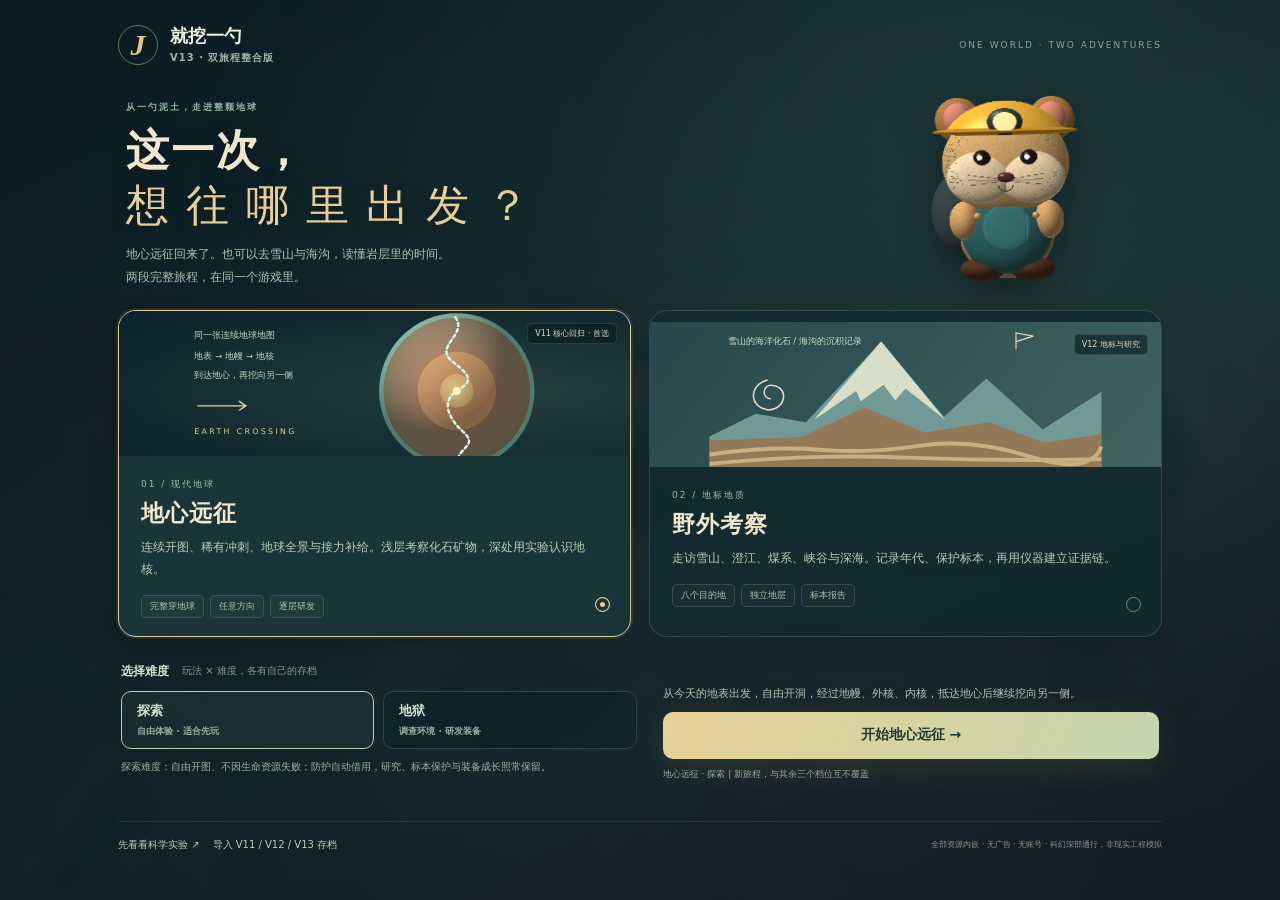
<file: index.html>
<!doctype html>
<html lang="zh-CN">
<head>
  <meta charset="utf-8">
  <meta name="viewport" content="width=device-width, initial-scale=1">
  <meta name="theme-color" content="#111d21">
  <meta name="description" content="就挖一勺：离线单文件地心科学探险。现代地球与地标考察双旅程。">
  <title>就挖一勺 · 地球的层层谜题</title>
  <link rel="canonical" href="just_one_scoop_v13_complete.html">
  <meta http-equiv="refresh" content="0; url=just_one_scoop_v13_complete.html">
  <style>
    body { margin: 0; min-height: 100vh; display: grid; place-items: center; background: #111d21; color: #f4eddb; font: 16px/1.5 system-ui, sans-serif; }
    a { color: #e9c479; }
  </style>
</head>
<body>
  <p>正在进入<a href="just_one_scoop_v13_complete.html">就挖一勺 V13</a>…</p>
</body>
</html>
</file>
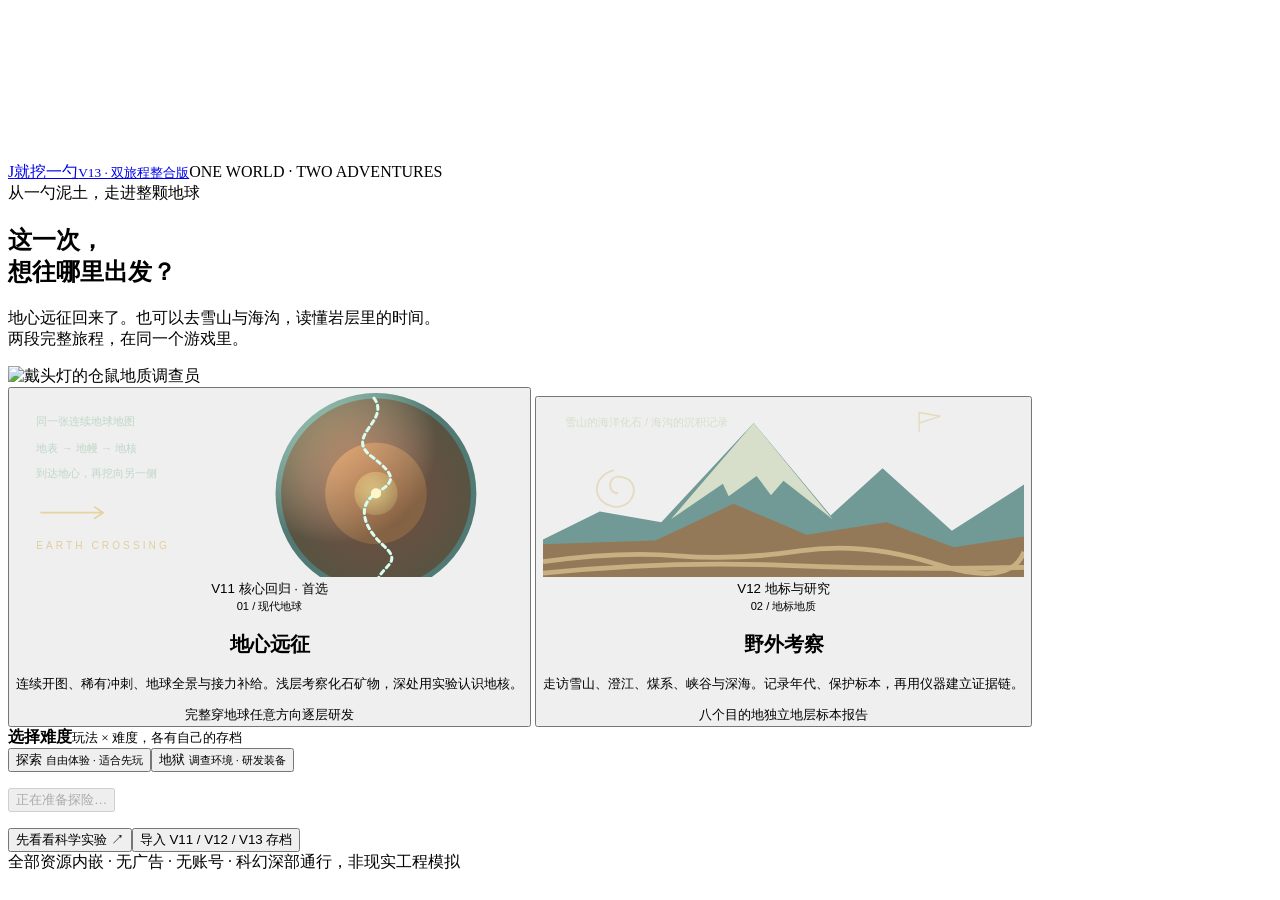
<file: source/index.template.html>
<!doctype html>
<html lang="zh-CN">
<head><meta charset="utf-8"><meta name="viewport" content="width=device-width, initial-scale=1, viewport-fit=cover"><meta name="theme-color" content="#111d21"><meta name="description" content="就挖一勺：离线单文件地心科学探险。自由挖掘，地球双地图，174个独立知识主题与22类交互实验。"><title>就挖一勺 · 地球的层层谜题 | V13</title>
<style>/*__CSS__*/</style></head>
<body>
<canvas id="terrain" aria-hidden="true"></canvas><canvas id="scene" aria-label="挖掘场景：按住鼠标或手指指向任意方向，键盘方向键也可挖掘"></canvas>
<div id="hud" hidden>
 <header class="topbar">
  <div class="brand"><span class="brandmark">J</span><div><b>就挖一勺</b><small>两种旅程 / VOL. 13</small></div></div>
  <div class="depthbox"><small id="stratum">地表 · 壤土</small><strong id="depth">0.0 <em>m</em></strong><span id="scienceCount">0 个发现</span></div>
  <nav><button id="openHome" class="iconbutton" title="玩法选择 / 独立存档"></button><button id="openExpedition" class="iconbutton" title="地球考察站"></button><button id="openBook" class="iconbutton" title="科学手册 (K)"></button><button id="openMap" class="iconbutton" title="地图 (M)"></button><button id="pauseBtn" class="iconbutton" title="设置 / 暂停 (Esc)"></button></nav>
 </header>
 <div id="journeyStrip" class="journeyStrip" hidden><div><b id="journeyStage">地表启程</b><small id="journeyDistance">距地心 6,371 km</small></div><button id="journeyGuide">向地心</button><button id="journeyStation">远征站 ↗</button></div>
 <aside class="mission" id="mission"><small>本次探险</small><h3 id="missionTitle">第一勺，先学会观察</h3><p id="missionText">沿洞壁挖掘，寻找发亮的标本。打开扫描仪会有帮助。</p><div class="track"><i id="missionProgress"></i></div><span id="missionSub">每个选择，都留下不一样的路线。</span></aside>
 <div class="fieldBar"><button id="fieldStation"><span id="modeTag">EXPLORE</span><b id="fieldRegion">研究营地</b><small>地貌 · 年代 · 技能 ↗</small></button><div id="fieldVitals" hidden></div><button id="safeReturn" title="无条件返回安全站补给">安全站</button><button id="toggleLabels">标签 开</button></div>
 <button id="miniBtn" class="minimap" title="点击展开；滚轮调整局部地图比例"><div><span>勘探记录</span><small>点击展开 ↗</small></div><canvas id="mini"></canvas><footer><i></i>你走过的路 <span id="miniMode">自动全景</span></footer></button>
 <div id="signal" hidden><span></span><b id="signalText"></b><button id="inspectBtn">研究 <kbd>E</kbd></button></div>
 <div class="bottomHud">
  <div class="toolInfo"><b id="toolName">考察勺</b><span id="toolHint">勺头先接触泥土，慢慢撬开。</span><span id="energyText">能源 100</span></div>
  <div id="tools" class="toolbelt"></div>
  <div class="bottomLine"><span id="materialLabel">壤土 · 松软</span><span id="saveStatus">仅本机存档</span><button id="soundBtn">声音：关</button></div>
 </div>
 <div id="toast" role="status" aria-live="polite" hidden><div class="toastIcon" id="toastIcon"></div><div><small id="toastTag">新发现</small><b id="toastTitle"></b><p id="toastText"></p><button id="toastLearn" hidden>查看原理与实验 →</button></div><button id="toastClose" class="close small" aria-label="关闭发现提示">×</button><i class="toastTime"></i></div>
 <div id="chapterToast" hidden><small id="chapterOver"></small><h2 id="chapterName"></h2><p id="chapterDesc"></p></div>
</div>
<section id="intro" class="intro launcher" data-campaign="earth" data-difficulty="explorer">
 <div class="introShade"></div>
 <div class="launcherShell">
  <header class="launcherHead"><a class="launcherBrand" href="#" onclick="return false"><span class="brandmark">J</span><span>就挖一勺<small>V13 · 双旅程整合版</small></span></a><span class="launcherTag">ONE WORLD · TWO ADVENTURES</span><button id="resumeRunning" hidden>回到正在玩的旅程 ↗</button></header>
  <div class="launcherHero"><div><span class="eyebrow">从一勺泥土，走进整颗地球</span><h1>这一次，<br><span>想往哪里出发？</span></h1><p>地心远征回来了。也可以去雪山与海沟，读懂岩层里的时间。<br>两段完整旅程，在同一个游戏里。</p></div><img id="launcherMiner" alt="戴头灯的仓鼠地质调查员" /></div>
  <div class="campaignCards" role="group" aria-label="选择主玩法">
   <button class="campaignCard selected" data-campaign="earth" aria-pressed="true">
    <div class="campaignArt earthArt"><svg viewBox="0 0 500 185" aria-hidden="true"><defs><radialGradient id="homePlanet"><stop offset="0" stop-color="#ffdf84"/><stop offset=".21" stop-color="#e8b164"/><stop offset=".22" stop-color="#cc8850"/><stop offset=".5" stop-color="#d3945a"/><stop offset=".51" stop-color="#a17452"/><stop offset=".94" stop-color="#8b7954"/><stop offset=".95" stop-color="#80b6a3"/></radialGradient><radialGradient id="homeShade" cx=".30" cy=".25"><stop offset="0" stop-color="#fff" stop-opacity=".12"/><stop offset="1" stop-color="#061625" stop-opacity=".38"/></radialGradient></defs><circle cx="355" cy="102" r="99" fill="url(#homePlanet)"/><circle cx="355" cy="102" r="99" fill="url(#homeShade)"/><path d="M353 8C370 30 324 45 350 65S374 90 355 102 342 135 363 154 355 173 355 196" fill="none" stroke="#d7fff1" stroke-width="3" stroke-linecap="round" stroke-dasharray="4 4"/><circle cx="355" cy="102" r="5" fill="#fff7cb"/><g fill="#bfd7c8" font-size="11"><text x="20" y="35">同一张连续地球地图</text><text x="20" y="61">地表 → 地幔 → 地核</text><text x="20" y="86">到达地心，再挖向另一侧</text></g><path d="M24 121h62m-9-6 9 6-9 6" stroke="#e6d4a0" fill="none" stroke-width="1.7"/><text x="20" y="157" fill="#e2ce9c" font-size="10" letter-spacing="3">EARTH CROSSING</text></svg><span class="cardBadge">V11 核心回归 · 首选</span></div>
    <div class="campaignText"><small>01 / 现代地球</small><h2>地心远征</h2><p>连续开图、稀有冲刺、地球全景与接力补给。浅层考察化石矿物，深处用实验认识地核。</p><div><span>完整穿地球</span><span>任意方向</span><span>逐层研发</span></div></div><i class="selectionDot"></i>
   </button>
   <button class="campaignCard" data-campaign="field" aria-pressed="false">
    <div class="campaignArt fieldArt"><svg viewBox="0 0 500 185" aria-hidden="true"><path d="M0 146 59 117 123 128 219 25 299 121 353 72 425 137 500 89V185H0Z" fill="#719995"/><path d="m133 125 86-100 82 100-51-40-13 15-15-20-29 21-6-13Z" fill="#d7dfcb"/><path d="M0 151 117 147 198 109 274 141 357 128 427 154 500 143V185H0Z" fill="#937957"/><path d="M0 169Q80 158 140 163T267 158 410 172 500 159M0 181Q130 168 251 173T500 175" stroke="#c9b082" stroke-width="5" fill="none"/><g stroke="#e6dbc1" fill="none"><path d="M74 74c-24 6-24 34 0 38 22 2 29-28 7-31-14-3-15 17-3 17" stroke-width="2"/><path d="M391 34v-20l22 4-22 7" stroke-width="1.5"/></g><text x="23" y="28" fill="#d4dfca" font-size="11">雪山的海洋化石 / 海沟的沉积记录</text></svg><span class="cardBadge">V12 地标与研究</span></div>
    <div class="campaignText"><small>02 / 地标地质</small><h2>野外考察</h2><p>走访雪山、澄江、煤系、峡谷与深海。记录年代、保护标本，再用仪器建立证据链。</p><div><span>八个目的地</span><span>独立地层</span><span>标本报告</span></div></div><i class="selectionDot"></i>
   </button>
  </div>
  <div class="launcherBottom"><section class="difficultyBlock"><div class="difficultyLabel"><b>选择难度</b><small>玩法 × 难度，各有自己的存档</small></div><div class="difficultyButtons" role="group" aria-label="选择难度"><button class="selected" data-difficulty="explorer" aria-pressed="true">探索 <small>自由体验 · 适合先玩</small></button><button data-difficulty="hell" aria-pressed="false">地狱 <small>调查环境 · 研发装备</small></button></div><p id="difficultyDescription"></p></section><section class="departure"><p id="campaignDescription"></p><div class="departureActions"><button id="startBtn" class="primary" disabled>正在准备探险…</button><button id="freshBtn" hidden>重新开始本档</button></div><p id="profileState" role="status"></p></section></div>
  <footer class="launcherFoot"><div><button id="previewLabs">先看看科学实验 ↗</button><button id="importProfile">导入 V11 / V12 / V13 存档</button></div><span>全部资源内嵌 · 无广告 · 无账号 · 科幻深部通行，非现实工程模拟</span></footer>
 </div>
</section>

<div id="overlay" hidden>
 <section id="panel" role="dialog" aria-modal="true" aria-label="游戏面板"><header class="panelHead"><div><span class="eyebrow" id="panelOver">FIELD NOTES</span><h2 id="panelTitle">科学手册</h2></div><button id="panelPin" class="inlineLink" hidden title="暂停知识页闲置自动关闭">保持阅读</button><button id="panelClose" class="close" aria-label="关闭面板">×</button></header><main id="panelBody"></main></section>
</div>
<div id="fatal" hidden><h2>这个打开方式没有成功运行游戏</h2><p id="fatalText"></p><p>请把完整 HTML 保存到本地，使用支持 JavaScript 的浏览器打开；若文件管理器只显示预览，需改用浏览器或静态网页托管。游戏资源都在同一个 HTML 中。</p><button onclick="location.reload()">重新加载</button></div>
<noscript><div style="position:fixed;inset:0;z-index:999;background:#14232b;color:white;padding:30px">当前查看器未启用 JavaScript。请保存 HTML 后用浏览器打开，或由静态网页服务器提供；不需要另外下载图片。</div></noscript>
<script id="data" type="application/json">/*__DATA__*/</script><script>/*__JS__*/</script>
</body></html>
</file>
